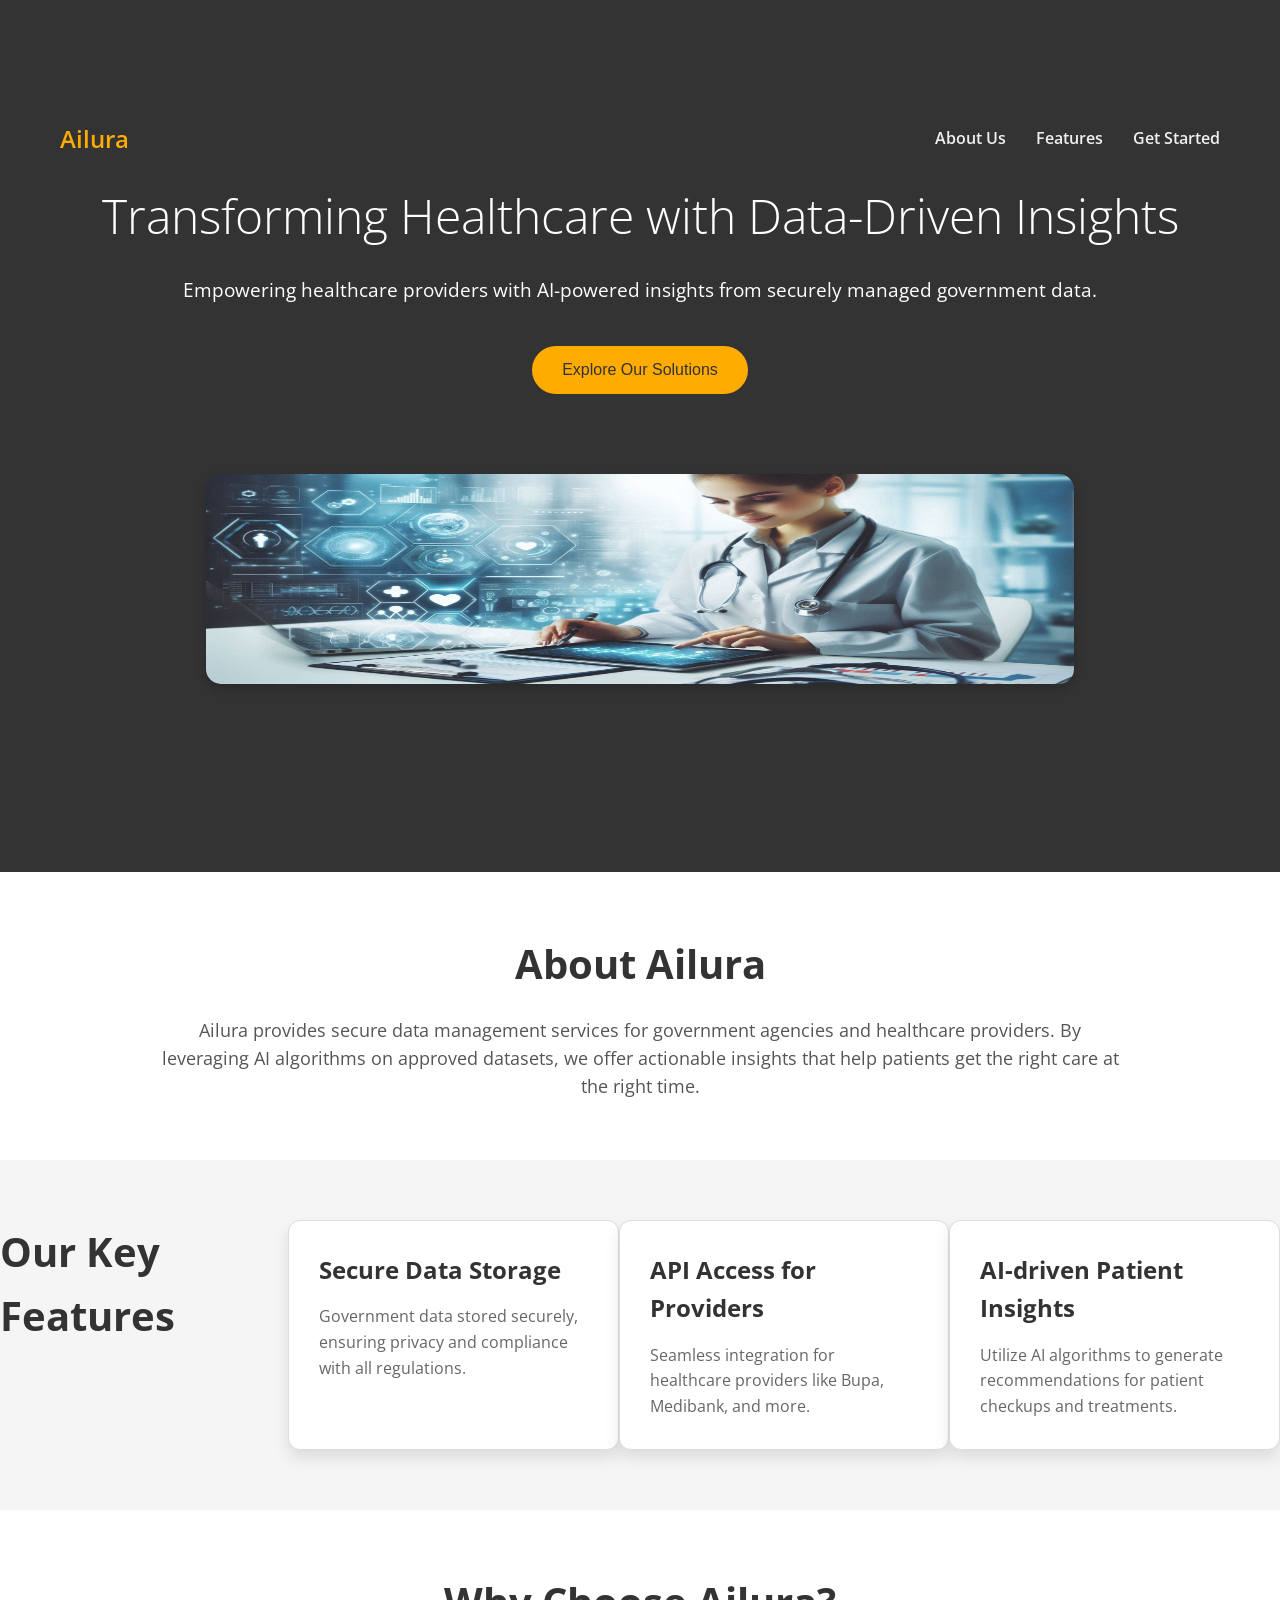
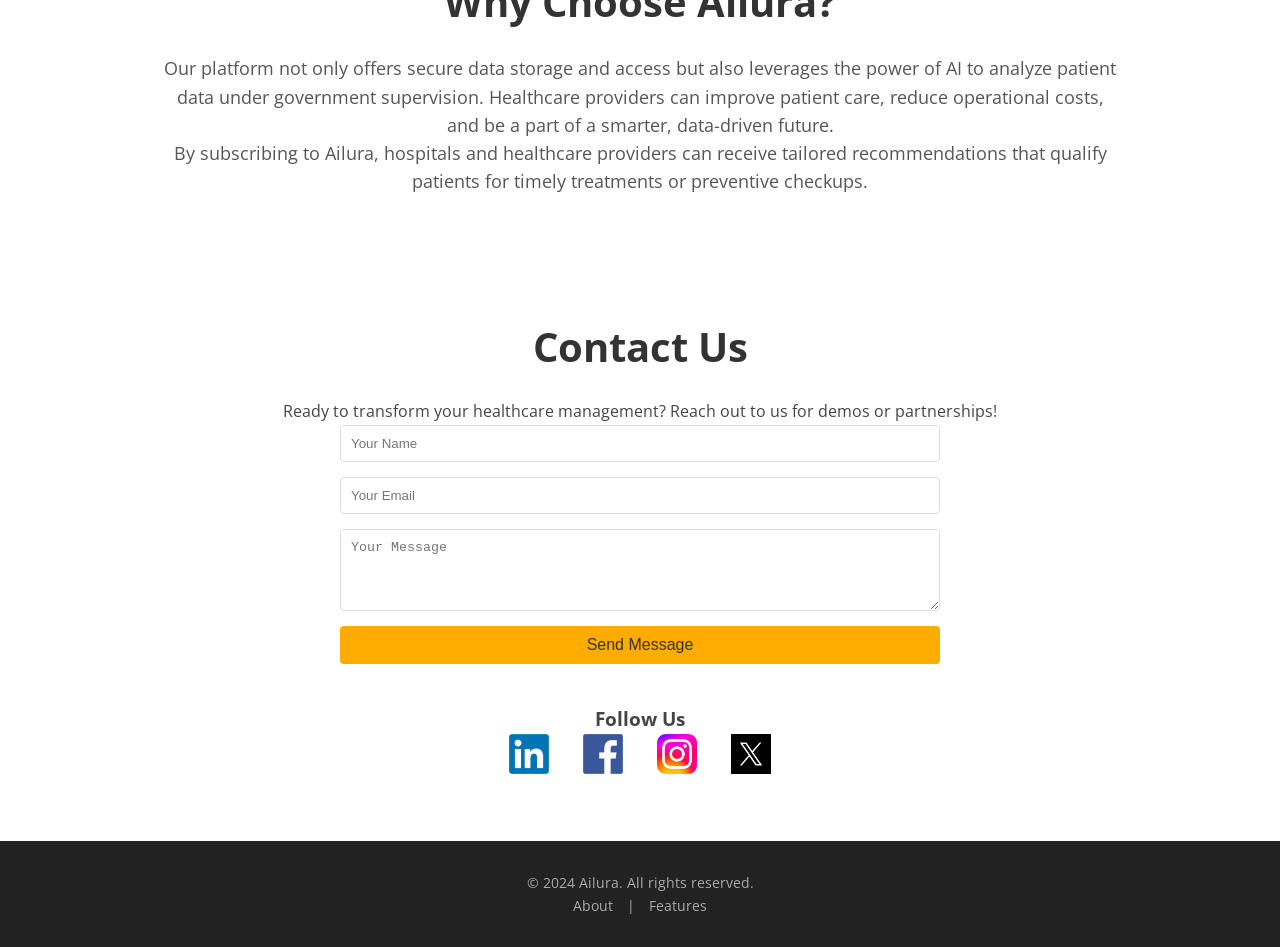
<file: index.html>
<!DOCTYPE html>
<html lang="en">
<head>
    <meta charset="UTF-8">
    <meta name="viewport" content="width=device-width, initial-scale=1.0">
    <meta http-equiv="X-UA-Compatible" content="ie=edge">
    <title>Ailura - Elevating Data Security & Healthcare Insights</title>
    <link rel="stylesheet" href="style2.css">
    <link href="https://fonts.googleapis.com/css2?family=Open+Sans:wght@300;400;600&display=swap" rel="stylesheet">
</head>
<body>
    <!-- Header / Hero Section -->
    <header class="hero">
        <nav class="navbar">
            <div class="logo">Ailura</div>
            <div class="nav-links">
                <a href="#about">About Us</a>
                <a href="#features">Features</a>
                <a href="#contact" class="cta-nav">Get Started</a>
            </div>
        </nav>
        <div class="hero-content">
            <h1>Transforming Healthcare with Data-Driven Insights</h1>
            <p>Empowering healthcare providers with AI-powered insights from securely managed government data.</p>
            <button id="cta-button" class="cta-btn">Explore Our Solutions</button>
        </div>
        <img src="hero1.png" alt="Healthcare Data Management" class="hero-shot">
    </header>

    <!-- About Section -->
    <section class="about-section" id="about">
        <h2>About Ailura</h2>
        <p>Ailura provides secure data management services for government agencies and healthcare providers. By leveraging AI algorithms on approved datasets, we offer actionable insights that help patients get the right care at the right time.</p>
    </section>

    <!-- Features Section -->
    <section class="features" id="features">
        <h2>Our Key Features</h2>
        <div class="feature-card">
            <h3>Secure Data Storage</h3>
            <p>Government data stored securely, ensuring privacy and compliance with all regulations.</p>
        </div>
        <div class="feature-card">
            <h3>API Access for Providers</h3>
            <p>Seamless integration for healthcare providers like Bupa, Medibank, and more.</p>
        </div>
        <div class="feature-card">
            <h3>AI-driven Patient Insights</h3>
            <p>Utilize AI algorithms to generate recommendations for patient checkups and treatments.</p>
        </div>
    </section>

    <!-- Value Proposition Section -->
    <section class="value-proposition">
        <h2>Why Choose Ailura?</h2>
        <p>Our platform not only offers secure data storage and access but also leverages the power of AI to analyze patient data under government supervision. Healthcare providers can improve patient care, reduce operational costs, and be a part of a smarter, data-driven future.</p>
        <p>By subscribing to Ailura, hospitals and healthcare providers can receive tailored recommendations that qualify patients for timely treatments or preventive checkups.</p>
    </section>

    <!-- Contact Us Section -->
    <section class="contact-us" id="contact">
        <h2>Contact Us</h2>
        <p>Ready to transform your healthcare management? Reach out to us for demos or partnerships!</p>
        <form>
            <input type="text" placeholder="Your Name" required>
            <input type="email" placeholder="Your Email" required>
            <textarea placeholder="Your Message" rows="4" required></textarea>
            <button type="submit" class="cta-btn">Send Message</button>
        </form>

        <!-- Social Media Links -->
        <div class="social-media">
            <h3>Follow Us</h3>
            <div class="social-icons">
                <a href="https://www.linkedin.com" target="_blank"><img src="linkedin.png" alt="LinkedIn"></a>
                <a href="https://www.facebook.com" target="_blank"><img src="facebook.png" alt="Facebook"></a>
                <a href="https://www.instagram.com" target="_blank"><img src="instagram.png" alt="Instagram"></a>
                <a href="https://www.x.com" target="_blank"><img src="x.jpg" alt="X"></a>
            </div>
        </div>
    </section>

    <!-- Footer -->
    <footer>
        <p>&copy; 2024 Ailura. All rights reserved.</p>
        <nav>
            <a href="#about">About</a> |
            <a href="#features">Features</a>
        </nav>
    </footer>

    <!-- JavaScript for CTA Button -->
    <script src="script.js"></script>
</body>
</html>
</file>
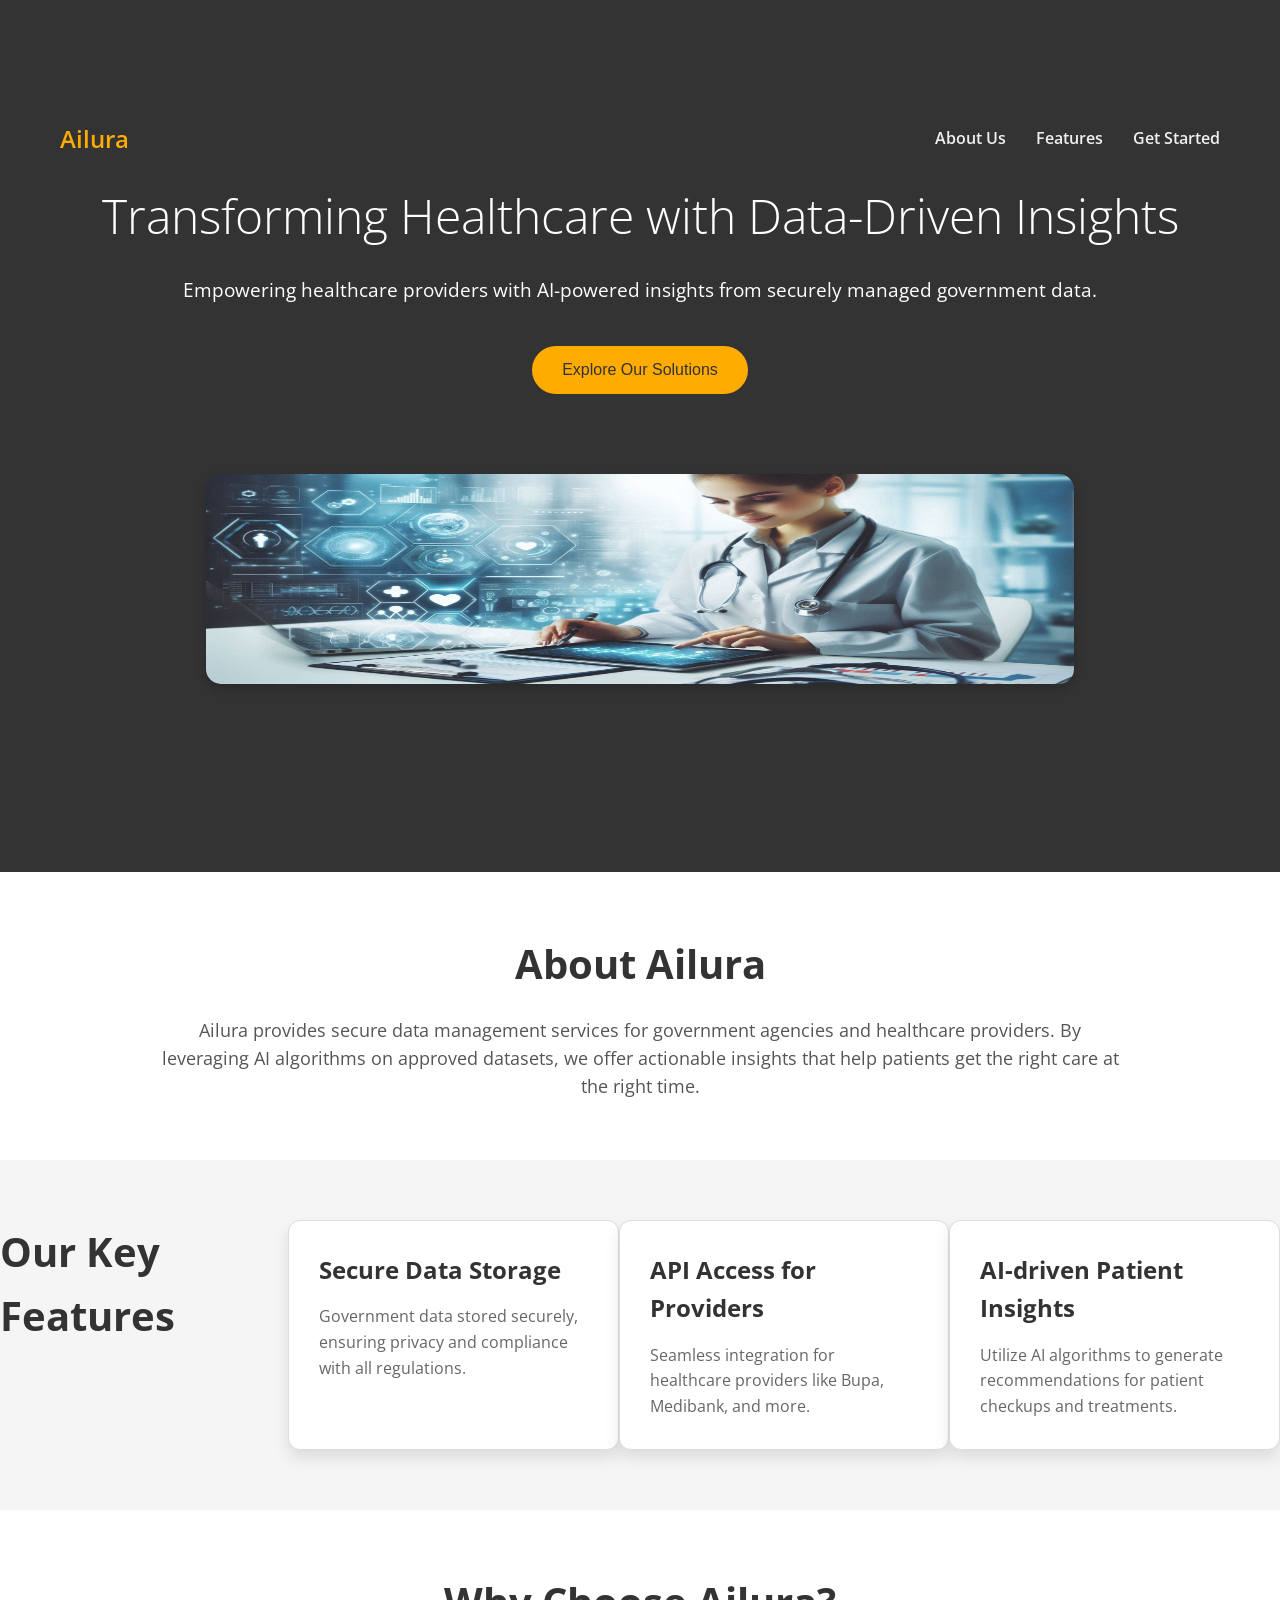
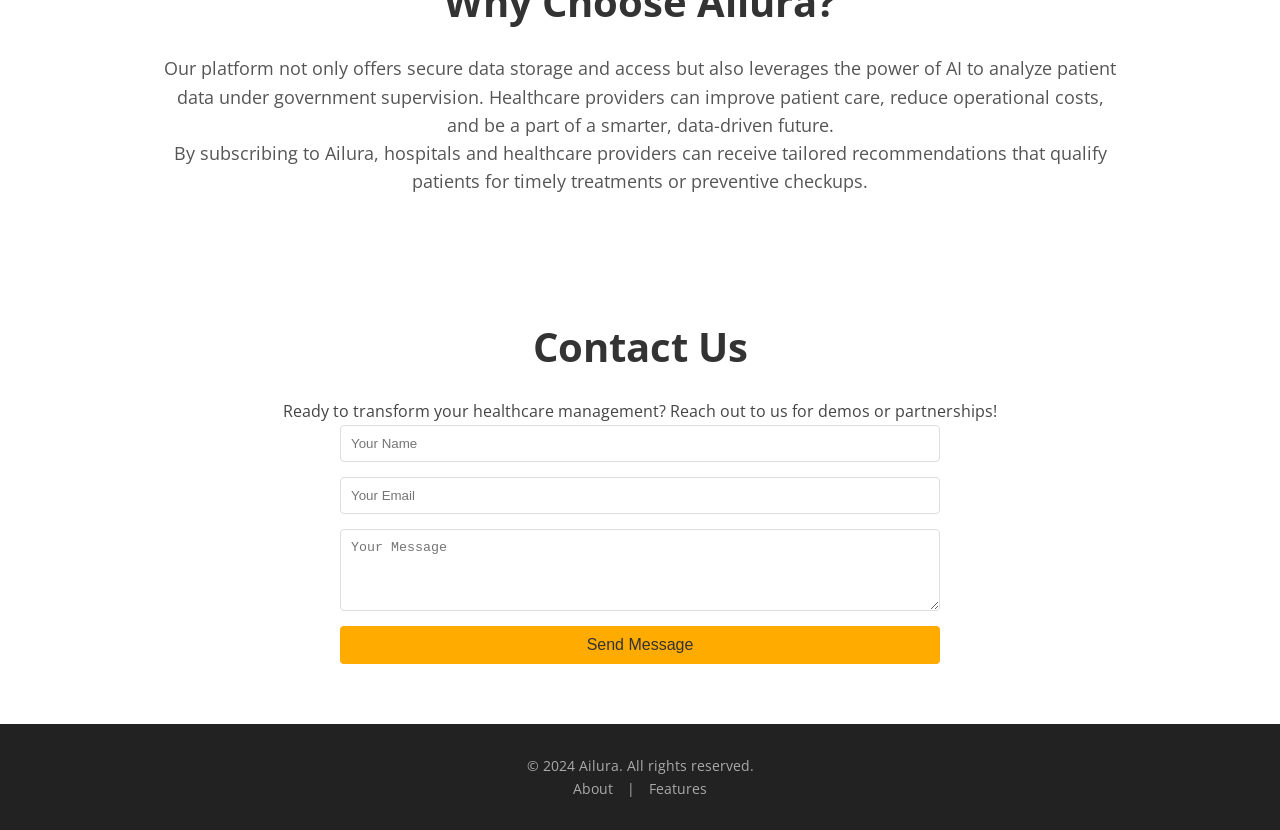
<file: index2.html>
<!DOCTYPE html>
<html lang="en">
<head>
    <meta charset="UTF-8">
    <meta name="viewport" content="width=device-width, initial-scale=1.0">
    <meta http-equiv="X-UA-Compatible" content="ie=edge">
    <title>Ailura - Elevating Data Security & Healthcare Insights</title>
    <link rel="stylesheet" href="style2.css">
    <link href="https://fonts.googleapis.com/css2?family=Open+Sans:wght@300;400;600&display=swap" rel="stylesheet">
</head>
<body>
    <!-- Header / Hero Section -->
    <header class="hero">
        <nav class="navbar">
            <div class="logo">Ailura</div>
            <div class="nav-links">
                <a href="#about">About Us</a>
                <a href="#features">Features</a>
                <a href="#contact" class="cta-nav">Get Started</a>
            </div>
        </nav>
        <div class="hero-content">
            <h1>Transforming Healthcare with Data-Driven Insights</h1>
            <p>Empowering healthcare providers with AI-powered insights from securely managed government data.</p>
            <button id="cta-button" class="cta-btn">Explore Our Solutions</button>
        </div>
        <img src="hero1.png" alt="Healthcare Data Management" class="hero-shot">
    </header>

    <!-- About Section -->
    <section class="about-section" id="about">
        <h2>About Ailura</h2>
        <p>Ailura provides secure data management services for government agencies and healthcare providers. By leveraging AI algorithms on approved datasets, we offer actionable insights that help patients get the right care at the right time.</p>
    </section>

    <!-- Features Section -->
    <section class="features" id="features">
        <h2>Our Key Features</h2>
        <div class="feature-card">
            <h3>Secure Data Storage</h3>
            <p>Government data stored securely, ensuring privacy and compliance with all regulations.</p>
        </div>
        <div class="feature-card">
            <h3>API Access for Providers</h3>
            <p>Seamless integration for healthcare providers like Bupa, Medibank, and more.</p>
        </div>
        <div class="feature-card">
            <h3>AI-driven Patient Insights</h3>
            <p>Utilize AI algorithms to generate recommendations for patient checkups and treatments.</p>
        </div>
    </section>

    <!-- Value Proposition Section -->
    <section class="value-proposition">
        <h2>Why Choose Ailura?</h2>
        <p>Our platform not only offers secure data storage and access but also leverages the power of AI to analyze patient data under government supervision. Healthcare providers can improve patient care, reduce operational costs, and be a part of a smarter, data-driven future.</p>
        <p>By subscribing to Ailura, hospitals and healthcare providers can receive tailored recommendations that qualify patients for timely treatments or preventive checkups.</p>
    </section>

    <!-- Contact Us Section -->
    <section class="contact-us" id="contact">
        <h2>Contact Us</h2>
        <p>Ready to transform your healthcare management? Reach out to us for demos or partnerships!</p>
        <form>
            <input type="text" placeholder="Your Name" required>
            <input type="email" placeholder="Your Email" required>
            <textarea placeholder="Your Message" rows="4" required></textarea>
            <button type="submit" class="cta-btn">Send Message</button>
        </form>
    </section>

    <!-- Footer -->
    <footer>
        <p>&copy; 2024 Ailura. All rights reserved.</p>
        <nav>
            <a href="#about">About</a> |
            <a href="#features">Features</a>
        </nav>
    </footer>

    <!-- JavaScript for CTA Button -->
    <script src="script.js"></script>
</body>
</html>
</file>
<file: style2.css>
/* Reset and Global Styles */
* {
    margin: 0;
    padding: 0;
    box-sizing: border-box;
}

body {
    font-family: 'Open Sans', sans-serif;
    background-color: #ffffff;
    color: #444444;
    line-height: 1.6;
}

/* Header / Hero Section */
header.hero {
    background-color: #333333;
    color: #ffffff;
    padding: 100px 20px;
    text-align: center;
}

.navbar {
    display: flex;
    justify-content: space-between;
    align-items: center;
    max-width: 1200px;
    margin: 0 auto;
    padding: 20px 20px;
    position: relative;
    z-index: 1000;
}

.logo {
    font-size: 24px;
    font-weight: 600;
    color: #ffab00;
}

.nav-links {
    display: flex;
    align-items: center;
}

.nav-links a {
    margin-left: 30px;
    color: #f0f0f0;
    text-decoration: none;
    font-weight: 600;
    transition: color 0.3s;
}

.nav-links a:hover {
    color: #ffab00;
}

.hero-content h1 {
    font-size: 3rem;
    font-weight: 300;
    margin-bottom: 20px;
}

.hero-content p {
    font-size: 1.2rem;
    margin-bottom: 40px;
}

.cta-btn {
    background-color: #ffab00;
    color: #333;
    border: none;
    padding: 15px 30px;
    font-size: 1rem;
    border-radius: 30px;
    cursor: pointer;
    transition: background-color 0.3s ease, color 0.3s ease;
}

.cta-btn:hover {
    background-color: #333;
    color: #ffffff;
}

/* About, Features, and Value Proposition Sections */
.about-section, .value-proposition, .contact-us {
    padding: 60px 20px;
    max-width: 1000px;
    margin: 0 auto;
    text-align: center;
}

.about-section h2, .features h2, .value-proposition h2, .contact-us h2 {
    font-size: 2.5rem;
    color: #333;
    margin-bottom: 20px;
}

.about-section p, .value-proposition p {
    font-size: 1.1rem;
    color: #555;
}

.features {
    background-color: #f5f5f5;
    padding: 60px 0;
    display: flex;
    justify-content: space-around;
}

.feature-card {
    background-color: #ffffff;
    padding: 30px;
    width: 30%;
    border: 1px solid #dddddd;
    border-radius: 12px;
    box-shadow: 0 8px 16px rgba(0, 0, 0, 0.1);
    transition: transform 0.3s ease;
}

.feature-card h3 {
    font-size: 1.5rem;
    margin-bottom: 15px;
    color: #333;
}

.feature-card p {
    font-size: 1rem;
    color: #666;
}

.feature-card:hover {
    transform: translateY(-10px);
}

/* Contact Us Section */
.contact-us form {
    max-width: 600px;
    margin: 0 auto;
    display: flex;
    flex-direction: column;
}

.contact-us input, .contact-us textarea {
    padding: 10px;
    margin-bottom: 15px;
    border: 1px solid #ddd;
    border-radius: 4px;
}

.contact-us button {
    background-color: #ffab00;
    color: #333;
    padding: 10px;
    border: none;
    border-radius: 4px;
    cursor: pointer;
    transition: background-color 0.3s;
}

.contact-us button:hover {
    background-color: #333;
    color: #ffffff;
}

/* Footer */
footer {
    background-color: #222;
    color: #aaaaaa;
    padding: 30px 20px;
    text-align: center;
    font-size: 0.9rem;
}

footer a {
    color: #aaaaaa;
    text-decoration: none;
    margin: 0 10px;
}

footer a:hover {
    color: #ffab00;
}

/* Media Queries */
@media (max-width: 768px) {
    .features {
        flex-direction: column;
        align-items: center;
    }

    .feature-card {
        max-width: 100%;
        margin: 20px 0;
    }

    .hero-content h1 {
        font-size: 2.5rem;
    }
}
/* Hero Shot */
.hero-shot {
    width: 70%; /* Makes it responsive and smaller */
    max-height: 210px; /* Set a smaller max height */
    height: auto; /* Ensures the aspect ratio is maintained */
    object-fit:fill; /* Ensures it covers the space without distortion */
    margin: 80px auto; /* Centers the image and adds space above/below */
    border-radius: 15px; /* Optional: adds rounded corners */
    box-shadow: 0 4px 10px rgba(0, 0, 0, 0.2); /* Optional: adds a subtle shadow for depth */
}
.social-media {
    margin-top: 40px;
}

.social-icons a img {
    width: 40px;
    margin: 0 15px;
    transition: transform 0.3s ease;
}

.social-icons a img:hover {
    transform: scale(1.1);
}
</file>
